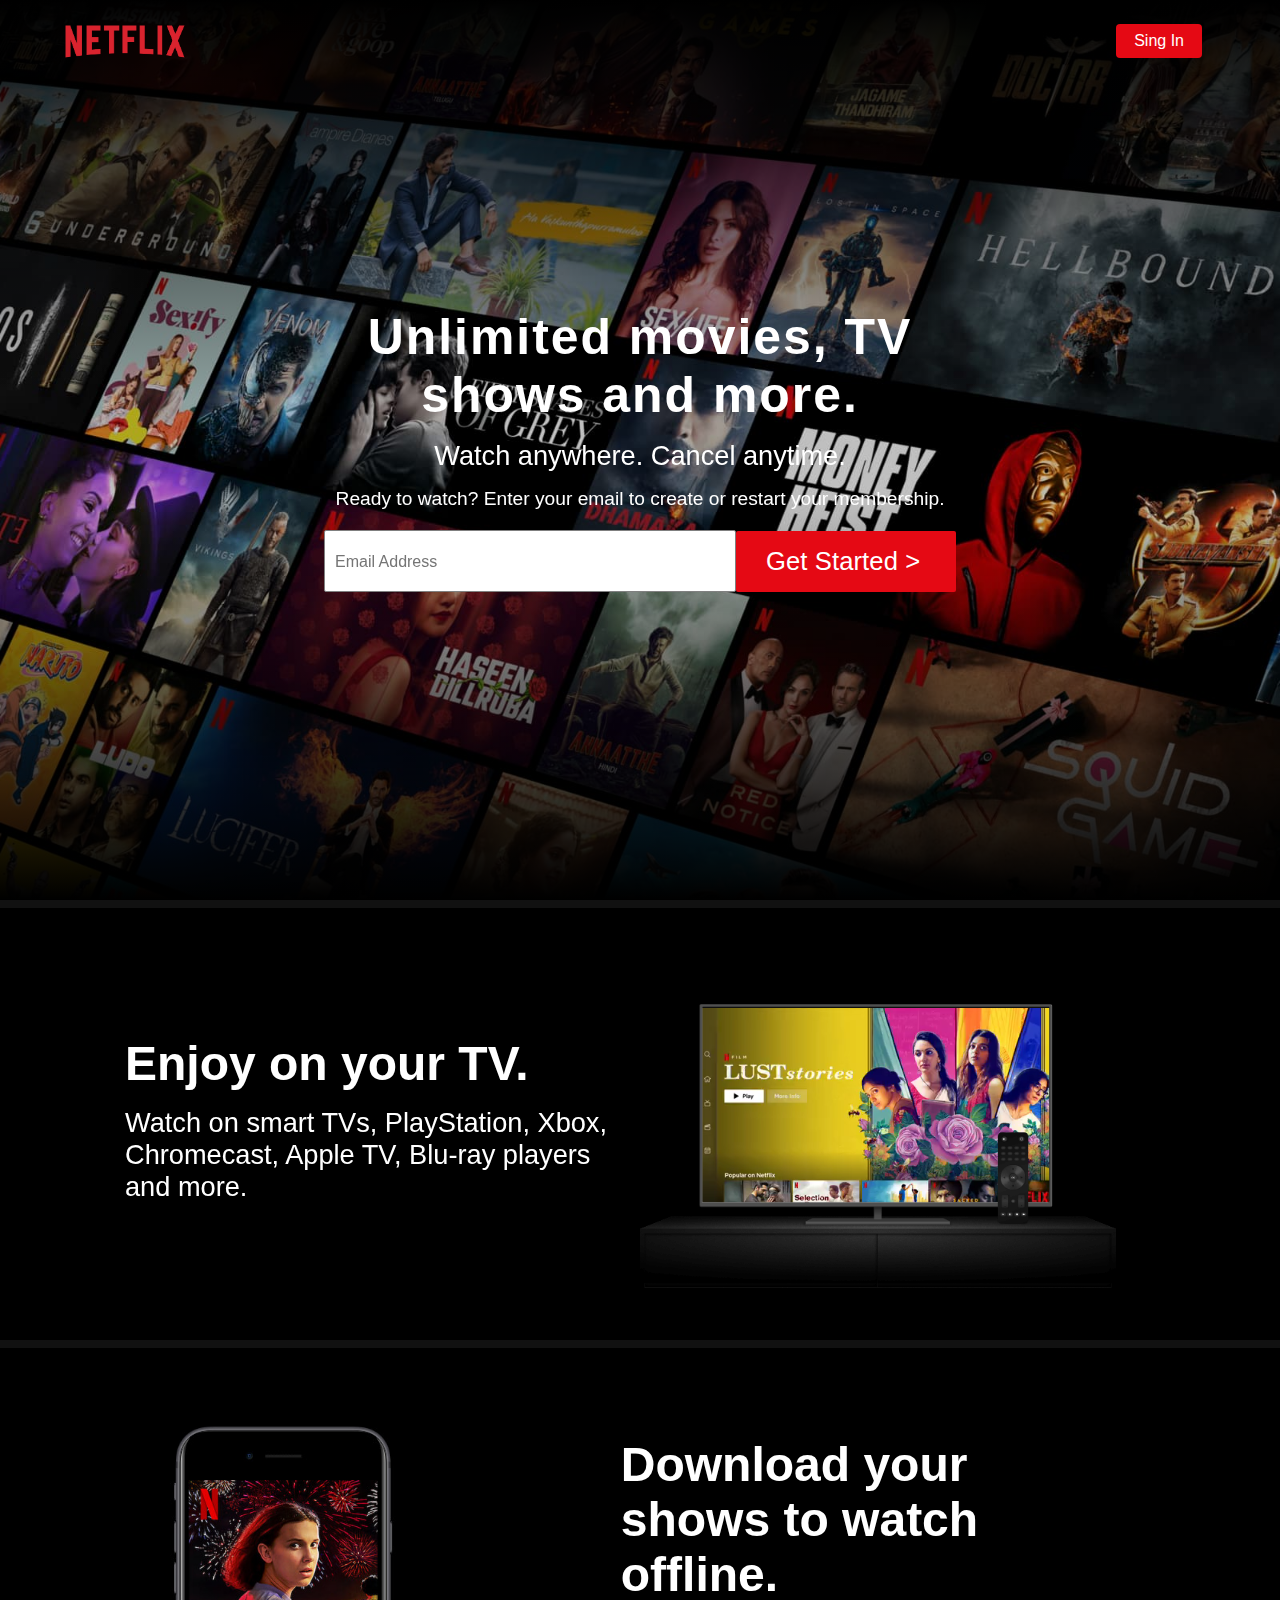
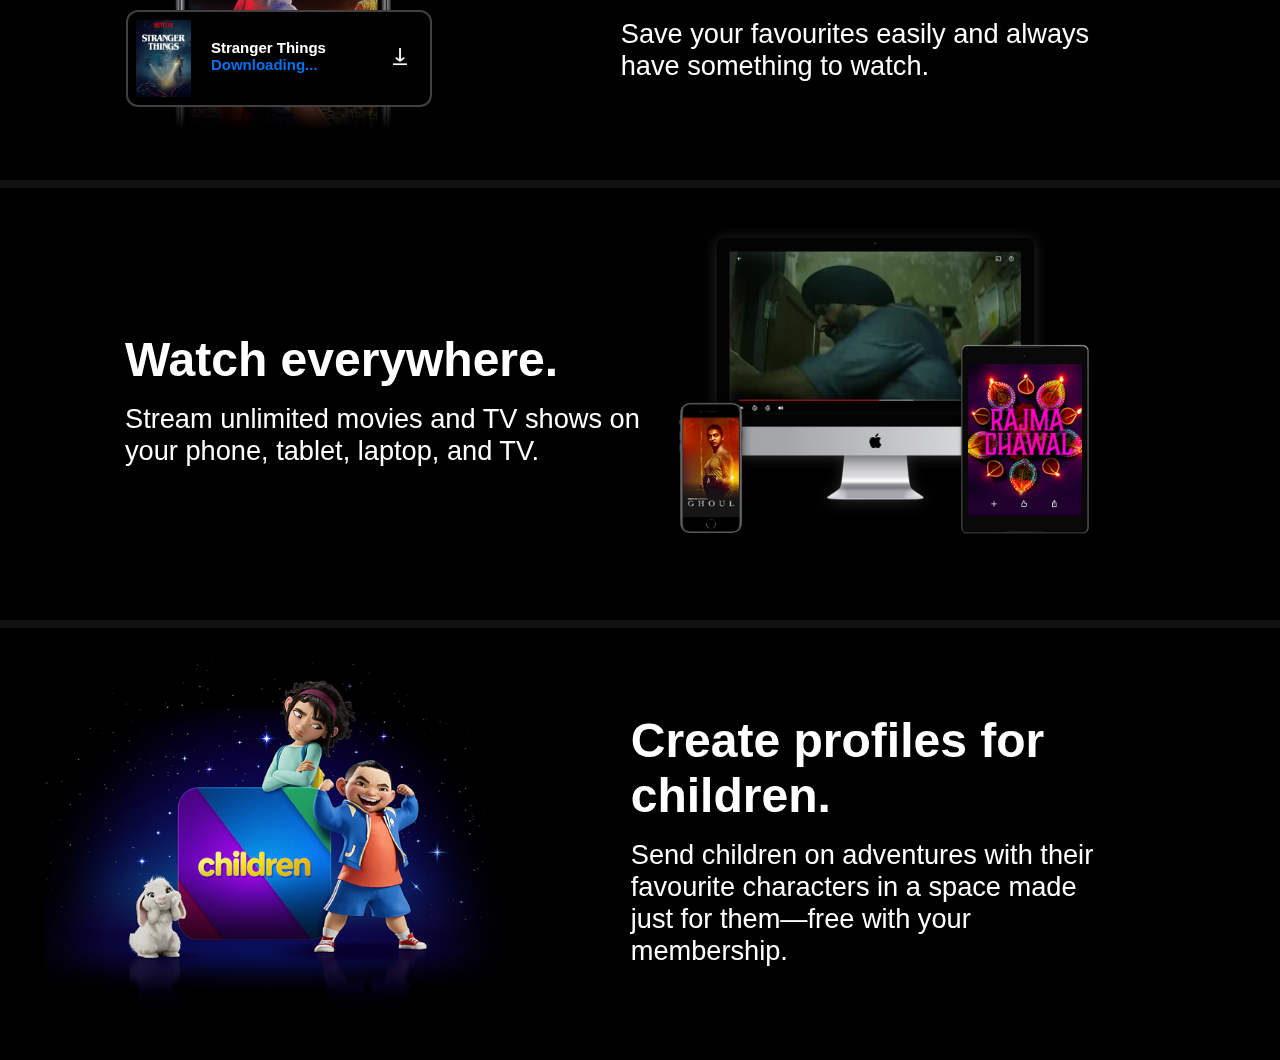
<file: index.html>
<!DOCTYPE html>
<html lang="en">
  <head>
    <meta charset="UTF-8" />
    <meta http-equiv="X-UA-Compatible" content="IE=edge" />
    <meta name="viewport" content="width=device-width, initial-scale=1.0" />
    <link rel="stylesheet" href="style.css" />
    <link rel="shortcut icon" href="assets/NetflixIcon.ico" />
    <title>Netflix India – Watch TV Shows Online, Watch Movies Online</title>
  </head>
  <body>
    <section class="container">
      <div class="head">
        <img src="assets/Netflix-Logo.png" alt="Logo" />
        <a href="https://www.netflix.com/in/login">Sing In</a>
      </div>
    </section>

    <section class="banner">
      <img src="assets/newbanner.jpg" alt="bg" class="fit" />
      <div class="box">
        <div class="heading">
          <h1>Unlimited movies, TV shows and more.</h1>
          <h5>Watch anywhere. Cancel anytime.</h5>
          <p>
            Ready to watch? Enter your email to create or restart your
            membership.
          </p>
        </div>
        <div class="Email">
          <input type="text" placeholder="Email Address" />
          <a href="moviezone.html">Get Started > </a>
        </div>
      </div>
    </section>

    <section class="style-cards">
    
      <div class="card-1">
        <div class="desc-1">
            <h1>Enjoy on your TV.</h1>
            <p>Watch on smart TVs, PlayStation, Xbox, Chromecast, Apple TV, Blu-ray
              players and more.
            </p>
        </div>
        <img src="assets/tv.png" alt="tv">
        <video class="video-1" autoplay="" loop="" muted="" >
            <source src="assets/card1video.m4v" type="video/mp4">
        </video>
      </div>

      <div class="card-2">
        <img src="assets/card2img.jpg" alt="girl">
        <div class="desc-2">
            <h1>Download your shows to watch offline.</h1>
            <p>Save your favourites easily and always have something to watch.</p>
        </div>
        <div class="downloading">
            <img class="small" src="assets/boxshot.png" alt="card2imgsmall">
            <h1>Stranger Things <span>Downloading...</span></h1>
            <span>
              <img class="gif-icon" src="assets/download-icon.gif" alt="gif">
            </span>
        </div>
      </div> 

      <div class="card-3">
        <div class="desc-1">
            <h1>Watch everywhere.</h1>
            <p>Stream unlimited movies and TV shows on your phone, tablet, laptop, and TV.
            </p>
        </div>
        <img src="assets/tv2.png" alt="tv">
        <video class="video-3" autoplay="" loop="" muted="" >
            <source src="assets/card2video.m4v" type="video/mp4">
        </video>
      </div>

      <div class="card-4">
        <img src="assets/card4img.png" alt="tv">
        <div class="desc-4">
            <h1>Create profiles for children.</h1>
            <p>Send children on adventures with their favourite characters in a space made just for them—free with your membership.</p>
        </div>
      </div>

    </section>
  </body>
</html>
</file>
<file: style.css>
*{
    margin: 0px;
    padding: 0px;
}

body{
  font-family: Arial, Helvetica, sans-serif;
  background-color: black;
}

.container .head{
    /* background-color: rgb(60, 60, 160); */
    position: absolute;
    top: 0px;
    left: 0px;
    width: 90%;
    display: flex;
    justify-content: space-between;
    align-items: center;
    z-index: 1000;
    padding: 10px 50px;    
}

.container .head a{
    text-decoration: none;
    background-color: #E50914;
    color: white;
    padding: 8px 18px;
    border-radius: 4px;
}

.container .head img{
    width: 13%;
}

.banner{
    width: 100%;
    height:100vh;
}

.banner .fit{
    width: 100%;
    height: 100%;
    position: absolute;
    top: 0px;
    left: 0px;
    object-fit: cover;
}

.banner .box{
    position: absolute;
    left: 50%;
    top: 50%;
    transform: translate(-50%, -50%);
    z-index: 1000;
}

.banner .box .heading h1{
    color: white;
    font-size: 3.12em;
    letter-spacing: 2px;
    width: 90%;
}

.banner .box .heading h5{
    color: white;
    font-size: 1.7em;
    font-weight: 400;
    padding: 1rem;
}

.banner .box .heading p{
    color: white;
    font-size: 1.2em;
    font-weight: 400;
    padding-bottom: 20px;
   
}

.banner .box .heading{
    display: flex;
    flex-direction: column;
    justify-content: center;
    align-items: center;
    text-align: center;
}

.banner .box .Email input{
    height: 50px;
    min-width: 400px;
    align-items: center;
    outline: none;
    border: 1px solid grey;
    color: black;
    font-size: 16px;
    border-radius: 2px;
    padding: 10px 10px 0 0;
}

.banner .box .Email input::placeholder{
    position: absolute;
    top: 22px;
    left: 10px;
}

.banner .box .Email{
    display: flex;
    flex-direction: row;
    justify-content: center;
    align-items: center;
}

.banner .box .Email a{
    background: #E50914;
    text-decoration: none;
    color: white;
    font-size: 1.6rem;
    font-weight: 400;
    line-height: 61px;
    min-width: 160px;
    letter-spacing: 0.1px;
    border-radius: 2px;
    padding: 0 30px;
}

.banner:before{
    content: '';
    position: absolute;
    top: 0;
    left: 0;
    width: 100%;
    height: 400px;
    z-index: 1;
    background: linear-gradient(to bottom, black, transparent);
}

.banner:after{
    content: '';
    position: absolute;
    bottom: 0;
    left: 0;
    width: 100%;
    height: 400px;
    z-index: 1;
    background: linear-gradient(to top, black, transparent);
}

.card-1,
.card-2,
.card-3,
.card-4{
    border-top: 8px solid #111;
    padding: 50px;
    color: white;
}

.card-1, .card-3{
    position: relative;
    display: grid;
    grid-template-columns: 50% 40%;
    align-items: center;
    text-align: left;
    padding: 25px 45px 50px;
}

.desc-1{
    padding-left: 80px;
}

.style-cards h1{
    font-size: 3rem;
    padding: 1rem;
    padding-left: 0;
}

.style-cards p{
    font-size: 1.7rem;
    line-height: 2rem;
}

.card-1 .video-1{
    position: relative;
    grid-column: 2/2;
    grid-row: 1/2;
    z-index: -1;
    width: 77%;
    max-width: 100%;
    height: auto;
    margin-left: 12%;
    box-sizing: content-box;

}

.card-1 img{
    max-width: 100%;
    height: auto;
    grid-column: 2/2;
    grid-row: 1/2;
}

.card-3 .video-3{
    position: relative;
    grid-column: 2/2;
    grid-row: 1/2;
    z-index: -1;
    width: 63%;
    margin-left: 17%;
    margin-bottom: 28%;
    max-width: 100%;
    height: auto;
    box-sizing: content-box;
}
.card-3 img{
    max-width: 100%;
    height: auto;
    grid-column: 2/2;
    grid-row: 1/2;
}

.card-2, .card-4{
    position: relative;
    display: grid;
    grid-template-columns: 40% 50%;
    text-align: left;
    align-items: center;
    padding: 25px 45px 50px;
}

.desc-2 {
    padding-left: 70px;
    margin-left: 5%;
}

.desc-4{
    padding-left: 80px;
    margin-left: 5%;
}

.card-2 img{
    max-width: 100%;
    grid-column: 1/2;
    grid-row: 1/2;
}

.card-4 img{
    max-width: 100%;
    grid-column: 1/2;
    grid-row: 1/2;
}

.card-2 .downloading{
    position: relative;
    background-color: #000;
    display: flex;
    align-items: center;
    border: 2px solid #404040;
    border-radius: .75em;
    padding: 8px;
    justify-content: space-between;
    left: 17%;
    grid-column: 1/2;
    grid-row: 1/2;
    top: 30%;
    max-width: 60% ;
}

.card-2 .downloading .small{
    width: 55px;
    max-width: 100%;
}

.card-2 .downloading .gif-icon{
    width: 65px;
    max-width: 100%;
}

.card-2 .downloading h1{
    font-size: 15px;
    padding-top: 10px;
    padding-left: 20px;
}

.card-2 .downloading span{
   font-family: Arial, Helvetica, sans-serif;
   color: #0071EB;
}
</file>
